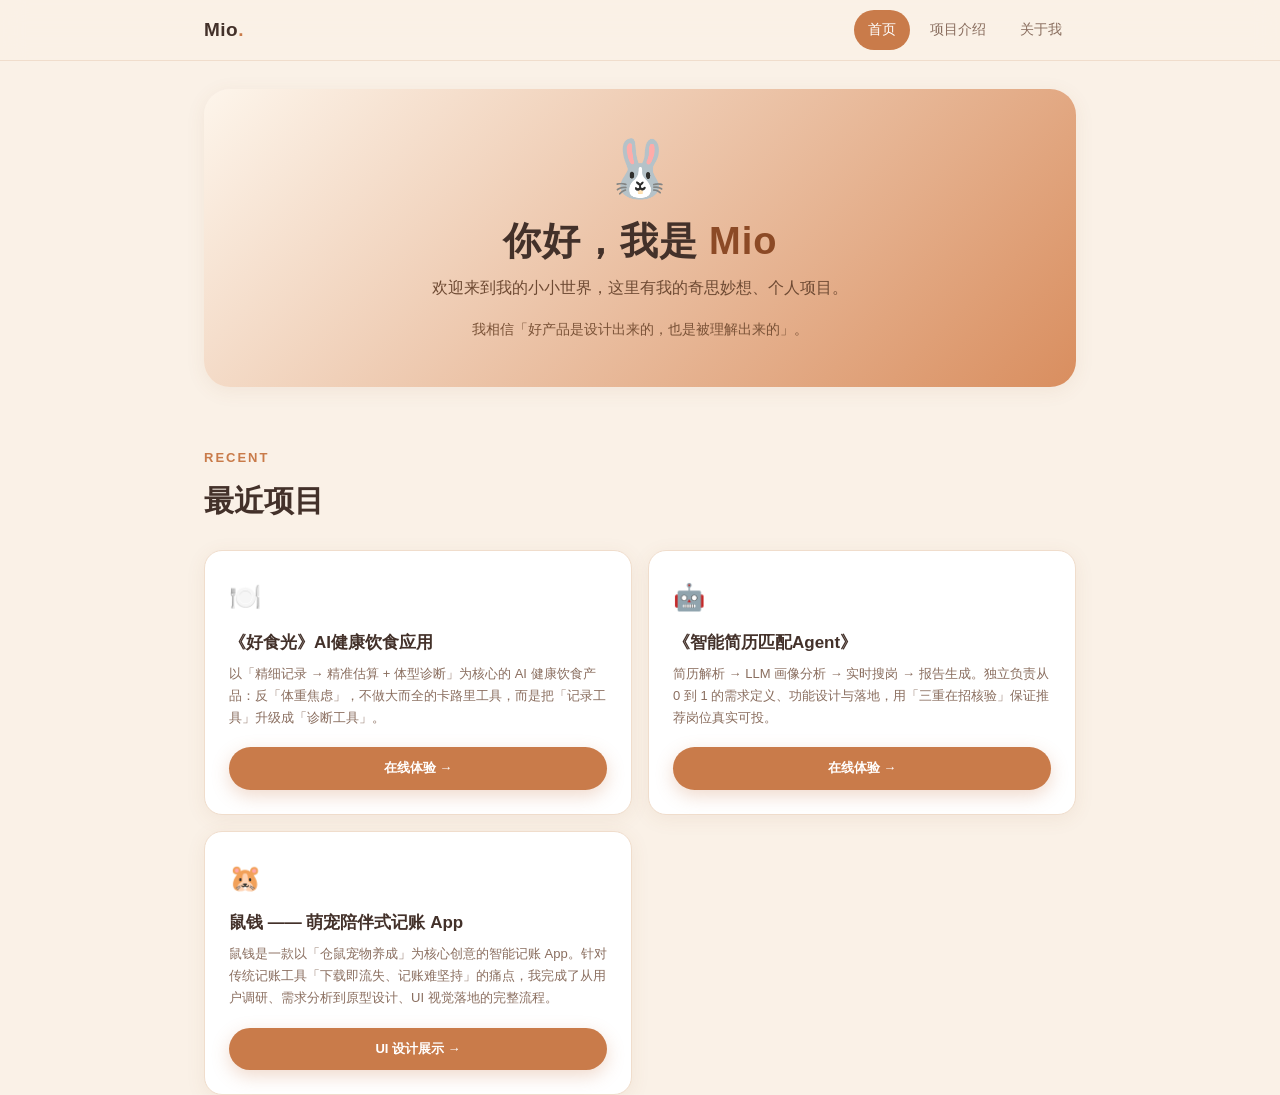
<file: index.html>
<!DOCTYPE html>
<html lang="zh-CN">
<head>
<meta charset="UTF-8">
<meta name="viewport" content="width=device-width, initial-scale=1.0">
<title>Mio·个人网站</title>
<meta name="description" content="Mio 的个人作品集：华中师范大学信息管理专业，AI 产品经理方向，独立完成《好食光》AI 健康饮食 App 与智能简历匹配 Agent。">
<style>
:root{
  --bg:#FAF1E7;
  --surface:#FFFFFF;
  --primary:#E8A87C;
  --primary-deep:#C97B4A;
  --primary-bg:#FBEDE0;
  --text:#43312A;
  --text2:#8A6E5F;
  --text3:#B89A88;
  --line:#F0DDCC;
  --shadow:0 4px 20px rgba(140,90,55,.08);
  --radius:18px;
}
*{margin:0;padding:0;box-sizing:border-box}
html{scroll-behavior:smooth}
body{
  font-family:-apple-system,"PingFang SC","HarmonyOS Sans","Noto Sans SC","Microsoft YaHei",sans-serif;
  background:var(--bg);color:var(--text);line-height:1.7;-webkit-font-smoothing:antialiased;
}
a{color:inherit;text-decoration:none}
.wrap{max-width:920px;margin:0 auto;padding:0 24px}

/* 顶部导航 */
nav{
  position:sticky;top:0;z-index:50;background:rgba(250,241,231,.92);
  backdrop-filter:blur(12px);border-bottom:1px solid var(--line);
}
nav .wrap{display:flex;align-items:center;justify-content:space-between;height:60px}
.logo{font-weight:800;font-size:19px;letter-spacing:.5px}
.logo span{color:var(--primary-deep)}
.nav-links{display:flex;gap:6px}
.nav-links a{padding:8px 14px;border-radius:99px;font-size:14px;font-weight:500;color:var(--text2);transition:.2s}
.nav-links a:hover{background:var(--primary-bg);color:var(--primary-deep)}
.nav-links a.on{background:var(--primary-deep);color:#fff}

/* 页面切换 */
.page{display:none}
.page.active{display:block}

/* 首页欢迎卡片 */
.welcome{
  margin-top:28px;border-radius:26px;padding:52px 28px 46px;text-align:center;
  background:linear-gradient(135deg,#FDF5EB 0%,#D98E5F 100%);
  box-shadow:var(--shadow);
}
.hero-emoji{font-size:56px;line-height:1}
.welcome h1{font-size:38px;line-height:1.3;font-weight:800;letter-spacing:1px;color:var(--text);margin-top:20px}
.welcome h1 em{font-style:normal;color:#8C4A26}
.welcome-sub{font-size:16px;color:#6E4A33;margin-top:8px;font-weight:500}
.welcome-quote{font-size:14px;color:#7A5237;margin-top:16px}

/* 首页最近项目 */
.recent{margin-top:60px}
.recent-cards{display:grid;grid-template-columns:repeat(2,1fr);gap:16px;margin-top:24px}
.recent-card{
  background:var(--surface);border:1px solid var(--line);border-radius:var(--radius);
  box-shadow:var(--shadow);padding:24px;display:flex;flex-direction:column;transition:.2s;
}
.recent-card:hover{transform:translateY(-3px);box-shadow:0 10px 30px rgba(140,90,55,.12)}
.recent-card .ic{font-size:26px}
.recent-card h3{font-size:17px;font-weight:800;margin-top:10px;line-height:1.5}
.recent-card p{font-size:13px;color:var(--text2);margin-top:8px;line-height:1.7;flex:1}
.recent-btn{
  display:inline-flex;align-items:center;justify-content:center;gap:6px;margin-top:18px;
  padding:10px 18px;border-radius:99px;background:var(--primary-deep);color:#fff;
  font-size:13px;font-weight:600;box-shadow:0 6px 18px rgba(201,123,74,.28);transition:.2s;
}
.recent-btn:hover{background:#B96E3E;transform:translateY(-2px)}

/* 通用 section */
section{padding:56px 0 72px}
.sec-tag{font-size:13px;font-weight:700;letter-spacing:2px;color:var(--primary-deep);text-transform:uppercase}
.sec-title{font-size:30px;font-weight:800;margin-top:6px}
.sec-desc{color:var(--text2);font-size:15px;margin-top:8px;max-width:640px}
.card{
  background:var(--surface);border:1px solid var(--line);border-radius:var(--radius);
  box-shadow:var(--shadow);padding:26px;
}

.tags{display:flex;flex-wrap:wrap;gap:8px}
.tag{font-size:13px;font-weight:500;background:var(--primary-bg);color:var(--primary-deep);border:1px solid #F2D6BD;padding:6px 13px;border-radius:99px}

/* 项目 */
.role-tag{font-size:12px;font-weight:600;color:var(--primary-deep);background:var(--primary-bg);border:1px solid #F2D6BD;padding:5px 12px;border-radius:99px;display:inline-block}
.project-title{font-size:24px;font-weight:800;margin-top:10px}
.project-one{color:var(--text2);font-size:15px;margin-top:8px;max-width:640px}
.link-btn{display:inline-flex;align-items:center;gap:8px;margin-top:18px;padding:11px 22px;border-radius:99px;background:var(--primary-deep);color:#fff;font-weight:600;font-size:14px;box-shadow:0 6px 18px rgba(201,123,74,.28);transition:.2s}
.link-btn:hover{background:#B96E3E;transform:translateY(-2px)}
.btn-row{display:flex;flex-wrap:wrap;gap:12px;margin-top:18px}
.btn-row .link-btn{margin-top:0}
.link-btn.ghost{background:var(--surface);color:var(--primary-deep);border:1px solid #EFD3BA;box-shadow:none}
.link-btn.ghost:hover{background:var(--primary-bg);transform:translateY(-2px)}
.detail{margin-top:18px}
.detail summary{
  list-style:none;cursor:pointer;
  display:inline-flex;align-items:center;gap:8px;
  padding:10px 22px;border-radius:99px;
  background:var(--surface);color:var(--primary-deep);
  border:1px solid #EFD3BA;font-size:14px;font-weight:600;
  transition:.2s;
}
.detail summary::-webkit-details-marker{display:none}
.detail summary:hover{background:var(--primary-bg)}
.detail[open] summary{background:var(--primary-bg)}
.detail .caret{display:inline-block;font-size:11px;transition:.25s}
.detail[open] .caret{transform:rotate(180deg)}
.detail .detail-body{margin-top:24px}
.pain{display:grid;grid-template-columns:repeat(3,1fr);gap:12px;margin-top:24px}
.pain-item{background:var(--primary-bg);border:1px solid #F2D6BD;border-radius:14px;padding:16px}
.pain-item .n{font-size:13px;font-weight:700;color:var(--primary-deep)}
.pain-item p{font-size:13px;color:var(--text);margin-top:6px;line-height:1.65}
.flow{display:flex;flex-wrap:wrap;gap:8px;margin-top:14px}
.flow span{font-size:13px;font-weight:500;background:var(--surface);border:1px solid var(--line);padding:7px 13px;border-radius:99px;color:var(--text2)}
.flow span b{color:var(--primary-deep)}
.decision{margin-top:20px;border-left:3px solid var(--primary);padding-left:18px}
.decision + .decision{margin-top:16px}
.decision b{font-size:15px}
.decision p{font-size:14px;color:var(--text2);margin-top:4px}
.ver{display:flex;flex-wrap:wrap;gap:8px;margin-top:12px}
.ver span{font-size:12px;font-weight:600;background:var(--surface);border:1px solid var(--line);padding:5px 11px;border-radius:99px;color:var(--text2)}
.ver b{color:var(--primary-deep)}
.metrics{display:grid;grid-template-columns:repeat(3,1fr);gap:12px;margin-top:20px}
.metric{background:var(--surface);border:1px solid var(--line);border-radius:14px;padding:16px;text-align:center}
.metric b{font-size:22px;color:var(--primary-deep);font-weight:800}
.metric p{font-size:12px;color:var(--text2);margin-top:2px}
.subtitle{font-size:15px;font-weight:800;margin-top:28px;padding-bottom:8px;border-bottom:1px solid var(--line)}
.empty{
  margin-top:26px;border:2px dashed #EACCB0;border-radius:var(--radius);padding:36px 20px;
  text-align:center;color:var(--text3);background:rgba(255,255,255,.5);font-size:14px;
}

/* 关于我页 */
.about-page{max-width:640px;margin:0 auto;padding:64px 24px;text-align:left}
.about-sub{color:var(--text2);font-size:15px;margin-top:8px}
.about-card{background:linear-gradient(135deg,#FFFFFF 0%,#D98E5F 100%);border:1px solid var(--line);border-radius:var(--radius);box-shadow:var(--shadow);padding:26px;margin-top:24px}
.about-h{font-size:18px;font-weight:800;padding-bottom:10px;border-bottom:1px solid var(--line);margin-bottom:14px}
.about-card p{font-size:14.5px;line-height:1.8}
.about-card p + p{margin-top:10px}
.about-card b{color:var(--primary-deep)}
.about-list{margin:0;padding-left:20px}
.about-list li{font-size:14.5px;line-height:1.8}
.about-list li + li{margin-top:8px}
.about-contact{display:flex;flex-wrap:wrap;gap:14px}
.c-item{font-size:14.5px;background:var(--primary-bg);border:1px solid #F2D6BD;color:var(--primary-deep);padding:10px 16px;border-radius:99px}
.c-item a{color:var(--primary-deep)}
.copy{margin-top:44px;font-size:12px;color:var(--text3)}

@media (max-width:680px){
  .welcome{padding:40px 20px 36px}
  .welcome h1{font-size:30px}
  .recent-cards,.pain,.metrics{grid-template-columns:1fr}
  .nav-links a{padding:8px 10px;font-size:13px}
  .sec-title{font-size:26px}
}
</style>
</head>
<body>
<nav>
  <div class="wrap">
    <div class="logo">Mio<span>.</span></div>
    <div class="nav-links">
      <a href="#home">首页</a>
      <a href="#projects">项目介绍</a>
      <a href="#contact">关于我</a>
    </div>
  </div>
</nav>

<!-- ========== 首页 ========== -->
<div class="page" id="page-home">
  <div class="wrap">
    <div class="welcome">
      <div class="hero-emoji">🐰</div>
      <h1>你好，我是 <em>Mio</em></h1>
      <p class="welcome-sub">欢迎来到我的小小世界，这里有我的奇思妙想、个人项目。</p>
      <p class="welcome-quote">我相信「好产品是设计出来的，也是被理解出来的」。</p>
    </div>

    <div class="recent">
      <div class="sec-tag">RECENT</div>
      <h2 class="sec-title">最近项目</h2>
      <div class="recent-cards">
        <div class="recent-card">
          <div class="ic">🍽️</div>
          <h3>《好食光》AI健康饮食应用</h3>
          <p>以「精细记录 → 精准估算 + 体型诊断」为核心的 AI 健康饮食产品：反「体重焦虑」，不做大而全的卡路里工具，而是把「记录工具」升级成「诊断工具」。</p>
          <a class="recent-btn" href="https://uhyuuu.github.io/haoshiguang/" target="_blank" rel="noopener">在线体验 →</a>
        </div>
        <div class="recent-card">
          <div class="ic">🤖</div>
          <h3>《智能简历匹配Agent》</h3>
          <p>简历解析 → LLM 画像分析 → 实时搜岗 → 报告生成。独立负责从 0 到 1 的需求定义、功能设计与落地，用「三重在招核验」保证推荐岗位真实可投。</p>
          <a class="recent-btn" href="https://resume-match-agent-ajdssphvnasocg3xmxyy3k.streamlit.app/" target="_blank" rel="noopener">在线体验 →</a>
        </div>
        <div class="recent-card">
          <div class="ic">🐹</div>
          <h3>鼠钱 —— 萌宠陪伴式记账 App</h3>
          <p>鼠钱是一款以「仓鼠宠物养成」为核心创意的智能记账 App。针对传统记账工具「下载即流失、记账难坚持」的痛点，我完成了从用户调研、需求分析到原型设计、UI 视觉落地的完整流程。</p>
          <a class="recent-btn" href="https://uhyuuu.github.io/shuqian/" target="_blank" rel="noopener">UI 设计展示 →</a>
        </div>
      </div>
    </div>
  </div>
</div>

<!-- ========== 项目介绍 ========== -->
<div class="page" id="page-projects">
  <section>
    <div class="wrap">
      <div class="sec-tag">PROJECT</div>
      <h2 class="sec-title">项目介绍</h2>
      <p class="sec-desc">独立完成的 AI 产品，从需求定义、方案设计到开发上线、数据迭代，全流程一手负责。</p>

      <div class="card" style="margin-top:26px">
        <span class="role-tag">个人项目 · 产品负责人 & 全栈开发</span>
        <div class="project-title">《好食光》AI 健康饮食 App</div>
        <p class="project-one">以「精细记录 → 精准估算 + 体型诊断」为核心的 AI 健康饮食产品：反「体重焦虑」，不做大而全的卡路里工具，而是把「记录工具」升级成「诊断工具」。</p>
        <div class="btn-row">
          <a class="link-btn" href="https://uhyuuu.github.io/haoshiguang/" target="_blank" rel="noopener">🍽️ 打开 App 在线体验</a>
          <a class="link-btn ghost" href="https://my.feishu.cn/wiki/TpbiwTg26iFzx1kan9ecZvumn8e" target="_blank" rel="noopener">📄 查看 PRD</a>
        </div>

        <details class="detail">
          <summary>详情<span class="caret">▾</span></summary>
          <div class="detail-body">
        <div class="pain">
          <div class="pain-item"><div class="n">痛点 ①</div><p>市面 App 按「食物名 + 分量」估算热量，中式家常菜做法差异大，同一种菜热量可差一倍，估算严重失真。</p></div>
          <div class="pain-item"><div class="n">痛点 ②</div><p>减脂只看体重数字，体重不动就焦虑，忽视了围度下降、体型变好这些真实正向反馈。</p></div>
          <div class="pain-item"><div class="n">痛点 ③</div><p>记录工具只给数据、不给分析，用户不知道「自己差在哪、该怎么调整」。</p></div>
        </div>

        <div class="subtitle">我的工作流</div>
        <div class="flow">
          <span><b>用户调研</b> → 亲测竞品与用户访谈</span>
          <span><b>方案设计</b> → PRD 与高保真原型</span>
          <span><b>开发上线</b> → 独立实现并部署</span>
          <span><b>数据迭代</b> → 反馈驱动 20+ 轮优化</span>
        </div>

        <div class="subtitle">关键产品决策</div>
        <div class="decision"><b>① 用「记录颗粒度」换「估算精准度」</b><p>设计烹饪方式、用油量、酱料、自制/外卖四个精细字段，由 AI 按做法动态校准热量；同时支持拍照识别营养成分表 + 手动克重，让每餐估算有据可依。</p></div>
        <div class="decision"><b>② 反「体重焦虑」的指标观</b><p>把多部位围度变化放在首页第一指标位、体重降权；支持 11 项围度 + BMI + 腰臀比 → AI 体型画像（梨形 / 苹果型 / 沙漏型等），并按体型给出饮食侧重建议。</p></div>
        <div class="decision"><b>③ 从记录工具升级为诊断工具</b><p>时间轴叠加围度曲线与每周饮食指标、事件标注，用「个体内对照」自动归因（用户自己的好周期 vs 停滞周期），并一键生成两周验证计划，形成行动闭环。</p></div>
        <div class="decision"><b>④ 诚实的产品设计</b><p>设置记录完整度门槛（周期内 ≥10 天才出归因报告）、冷启动 2–4 周基线期，所有结论标注「相关观察，仅供参考」——不做因果承诺、不做医疗建议。</p></div>

        <div class="subtitle">竞品分析（驱动定位）</div>
        <p style="font-size:14px;color:var(--text2);margin-top:10px">亲测薄荷健康（传统头部：大食物库 + 内容电商）与小卡健康（AI 新锐：拍照识别 + AI 搭子），梳理用户评价与版本迭代，输出功能对比矩阵与定位图，得出差异化结论：<b style="color:var(--primary-deep)">不做大食物库、不卷 AI 陪伴，专注「记录颗粒度 → 精准估算」与「围度/体型诊断」</b>。</p>

        <div class="subtitle">结果与迭代</div>
        <div class="metrics">
          <div class="metric"><b>20+</b><p>用户反馈驱动的需求迭代轮次</p></div>
          <div class="metric"><b>4</b><p>版本演进：v1 记录 → v2 AI+分析 → v3 云同步+家庭空间 → v4 精细记录+联动归因</p></div>
          <div class="metric"><b>上线</b><p>免费部署 GitHub Pages，手机端真实可用，数据跨设备云同步</p></div>
        </div>
        <div class="ver">
          <span>核心功能：AI 食物估算</span><span>拍照识别营养成分表</span><span>11 项围度记录本</span><span>体脂秤报告识别</span><span>每周热量结算</span><span>喝水目标</span><span>日记本</span><span>家庭空间共享</span>
        </div>
          </div>
        </details>

        <div class="subtitle">技术栈</div>
        <div class="tags" style="margin-top:10px">
          <span class="tag">HTML / CSS / JS 单页应用</span>
          <span class="tag">DeepSeek 大模型（AI 估算 / 拍照识别）</span>
          <span class="tag">腾讯云函数（AI 中转）</span>
          <span class="tag">CloudBase 云数据库同步</span>
        </div>
      </div>

      <div class="card" style="margin-top:26px">
        <span class="role-tag">个人项目 · 产品负责人 & 全栈开发</span>
        <div class="project-title">智能简历匹配 Agent</div>
        <p class="project-one">AI 求职助手：简历解析 → LLM 画像分析 → 实时搜岗 → 报告生成。独立负责从 0 到 1 的需求定义、功能设计与落地，用「三重在招核验」保证推荐岗位真实可投。</p>
        <a class="link-btn" href="https://resume-match-agent-ajdssphvnasocg3xmxyy3k.streamlit.app/" target="_blank" rel="noopener">🤖 打开 Agent 在线体验</a>

        <details class="detail">
          <summary>详情<span class="caret">▾</span></summary>
          <div class="detail-body">
        <div class="pain">
          <div class="pain-item"><div class="n">痛点 ①</div><p>招聘平台大量「已停止招聘」岗位导致筛选效率低。</p></div>
          <div class="pain-item"><div class="n">痛点 ②</div><p>岗位匹配靠直觉、缺乏依据。</p></div>
          <div class="pain-item"><div class="n">痛点 ③</div><p>投递前缺少针对性的差距分析与行动指引。</p></div>
        </div>

        <div class="subtitle">端到端 4 步核心流程</div>
        <div class="flow">
          <span><b>简历解析</b> → PDF / DOCX / TXT</span>
          <span><b>LLM 画像分析</b></span>
          <span><b>实时搜岗</b></span>
          <span><b>报告生成</b></span>
        </div>
        <p style="font-size:14px;color:var(--text2);margin-top:10px">并以 4 步进度条让长任务全程可感知、可预期。</p>

        <div class="subtitle">关键产品决策</div>
        <div class="decision"><b>① 「三重在招核验」，真实可投是信任底线</b><p>针对「岗位已关闭」这一影响信任度的关键问题，设计「岗位状态字段 + 发布时间 + 关闭标记」三重在招核验，并制定「宁可少、不掺假」的防混入策略，保证推荐岗位真实可投。</p></div>
        <div class="decision"><b>② 6 大模块报告，覆盖完整决策链路</b><p>简历速览 / Top10 匹配岗位与打分 / 薪资档位 / 能力差距矩阵 / P0–P3 学习路线 / 本周行动清单，覆盖「看什么 → 差什么 → 做什么」。</p></div>
        <div class="decision"><b>③ 迭代式打磨，从对话到可信结果</b><p>历经 3 轮迭代（v1 单轮 LLM 对话 → v2 接入实时搜岗 → v3 在招核验 + 流式报告 + 云端部署），内置「一键诊断」工具支撑线上问题快速定位。</p></div>

        <div class="subtitle">量化结果</div>
        <div class="metrics">
          <div class="metric"><b>100%</b><p>核验通过岗位在招</p></div>
          <div class="metric"><b>1–3 分钟</b><p>单次任务端到端完成</p></div>
          <div class="metric"><b>3 轮</b><p>迭代：对话 → 实时搜岗 → 在招核验 + 流式报告</p></div>
        </div>
          </div>
        </details>

        <div class="subtitle">技术栈</div>
        <div class="tags" style="margin-top:10px">
          <span class="tag">Streamlit</span>
          <span class="tag">Python</span>
          <span class="tag">DeepSeek 大模型</span>
          <span class="tag">SerpAPI 实时搜索</span>
        </div>
      </div>

      <div class="card" style="margin-top:26px">
        <span class="role-tag">个人项目 · 产品设计 & UI 设计</span>
        <div class="project-title">鼠钱 —— 萌宠陪伴式记账 App</div>
        <p class="project-one">鼠钱是一款以「仓鼠宠物养成」为核心创意的智能记账 App。针对传统记账工具「下载即流失、记账难坚持」的痛点，我完成了从用户调研、需求分析到原型设计、UI 视觉落地的完整流程。</p>
        <a class="link-btn" href="https://uhyuuu.github.io/shuqian/" target="_blank" rel="noopener">🎨 UI 设计展示</a>

        <details class="detail">
          <summary>详情<span class="caret">▾</span></summary>
          <div class="detail-body">
            <div class="subtitle">创意机制：萌宠记账激励闭环</div>
            <p style="font-size:14px;color:var(--text2);margin-top:10px">用户注册时选择一只仓鼠作为记账伙伴，每次记账可获得宠物粮食，喂养仓鼠升级、解锁成就徽章与个性皮肤；仓鼠的情绪还与消费健康度实时联动——预算合理时开心，超支时焦虑。通过「记账 → 喂养 → 陪伴 → 坚持记账」的正向闭环，把枯燥的记账变成有温度、有反馈的养成体验。该机制经 KANO 模型验证，Better 系数 55.56%，为所有功能中最高，是产品的核心差异化亮点。</p>

            <div class="subtitle">UI 设计能力</div>
            <p style="font-size:14px;color:var(--text2);margin-top:10px">使用 Figma 完成 31 页高保真设计稿，视觉风格温暖治愈：奶油黄主色调、橙色渐变按钮、白色大圆角卡片，仓鼠 IP 贯穿登录、记账、数据分析、个人中心等全部页面，在保证信息层级清晰的同时，用情感化设计降低了理财工具的距离感。</p>
          </div>
        </details>

        <div class="subtitle">工具技能</div>
        <div class="tags" style="margin-top:10px">
          <span class="tag">Figma</span>
          <span class="tag">XMind</span>
          <span class="tag">Photoshop</span>
          <span class="tag">Excel</span>
          <span class="tag">HTML / CSS / JavaScript</span>
        </div>
      </div>

      <div class="empty">✨ 更多项目建设中，敬请期待</div>
    </div>
  </section>
</div>

<!-- ========== 关于我 ========== -->
<div class="page" id="page-contact">
  <div class="wrap about-page">
    <div class="sec-tag">ABOUT ME</div>
    <h2 class="sec-title">关于我</h2>
    <p class="about-sub">一点关于我是谁、在做什么的事</p>

    <div class="about-card">
      <div class="about-h">自我介绍</div>
      <p>你好，我是 Mio，华中师范大学信息管理专业在读，目前正在为做 AI 产品经理而努力。</p>
      <p>我是典型的「先动手再说」型选手。想法在别人脑子里还是 PPT 的时候，在我这儿已经是可运行的了——过去一段时间，我借着 Cursor、Claude Code、Codex 这些 AI 工具，独立做出了两款真的能上线跑起来的小产品：<b>《好食光》</b> AI 健康饮食 App、<b>《智能简历匹配 Agent》</b>，也使用 Figma 完成了一款萌宠记账 APP<b>《鼠钱》</b> 的 UI 设计。</p>
      <p>专业出身是信息管理，系统学过 Java、互联网产品设计、用户体验设计、用户行为数据分析。</p>
      <p>理解技术，但更在意用户——毕竟技术不会提需求，用户会。</p>
    </div>

    <div class="about-card">
      <div class="about-h">我关注的方向</div>
      <p>AI 产品 · 个人产品 · 工具类产品 · 一切能让生活变得有趣一点的小东西。</p>
    </div>

    <div class="about-card">
      <div class="about-h">最近在想的事</div>
      <ul class="about-list">
        <li>如何用最低成本把一个想法变成能用的产品？（目前战绩：成本很低，产品能用）</li>
        <li>AI 给的推荐，怎么才能更真实、更可信？——而不是一本正经地胡说八道</li>
      </ul>
    </div>

    <div class="about-card">
      <div class="about-h">联系方式</div>
      <div class="about-contact">
        <a class="c-item" href="mailto:864130172@qq.com">✉️ 864130172@qq.com</a>
        <div class="c-item">💬 微信：uhyu33</div>
      </div>
    </div>

    <div class="copy">© 2026 Mio · 华中师范大学 · 用 AI 认真做产品</div>
  </div>
</div>

<script>
function showPage(name){
  var pages=document.querySelectorAll('.page');
  for(var i=0;i<pages.length;i++){ pages[i].classList.remove('active'); }
  var el=document.getElementById('page-'+name);
  if(!el){ el=document.getElementById('page-home'); name='home'; }
  el.classList.add('active');
  var links=document.querySelectorAll('.nav-links a');
  for(var j=0;j<links.length;j++){ links[j].classList.remove('on'); }
  var link=document.querySelector('.nav-links a[href="#'+name+'"]');
  if(link) link.classList.add('on');
  window.scrollTo(0,0);
}
window.addEventListener('hashchange',function(){
  showPage((location.hash||'').replace('#','')||'home');
});
showPage((location.hash||'').replace('#','')||'home');
</script>

</body>
</html>
</file>
